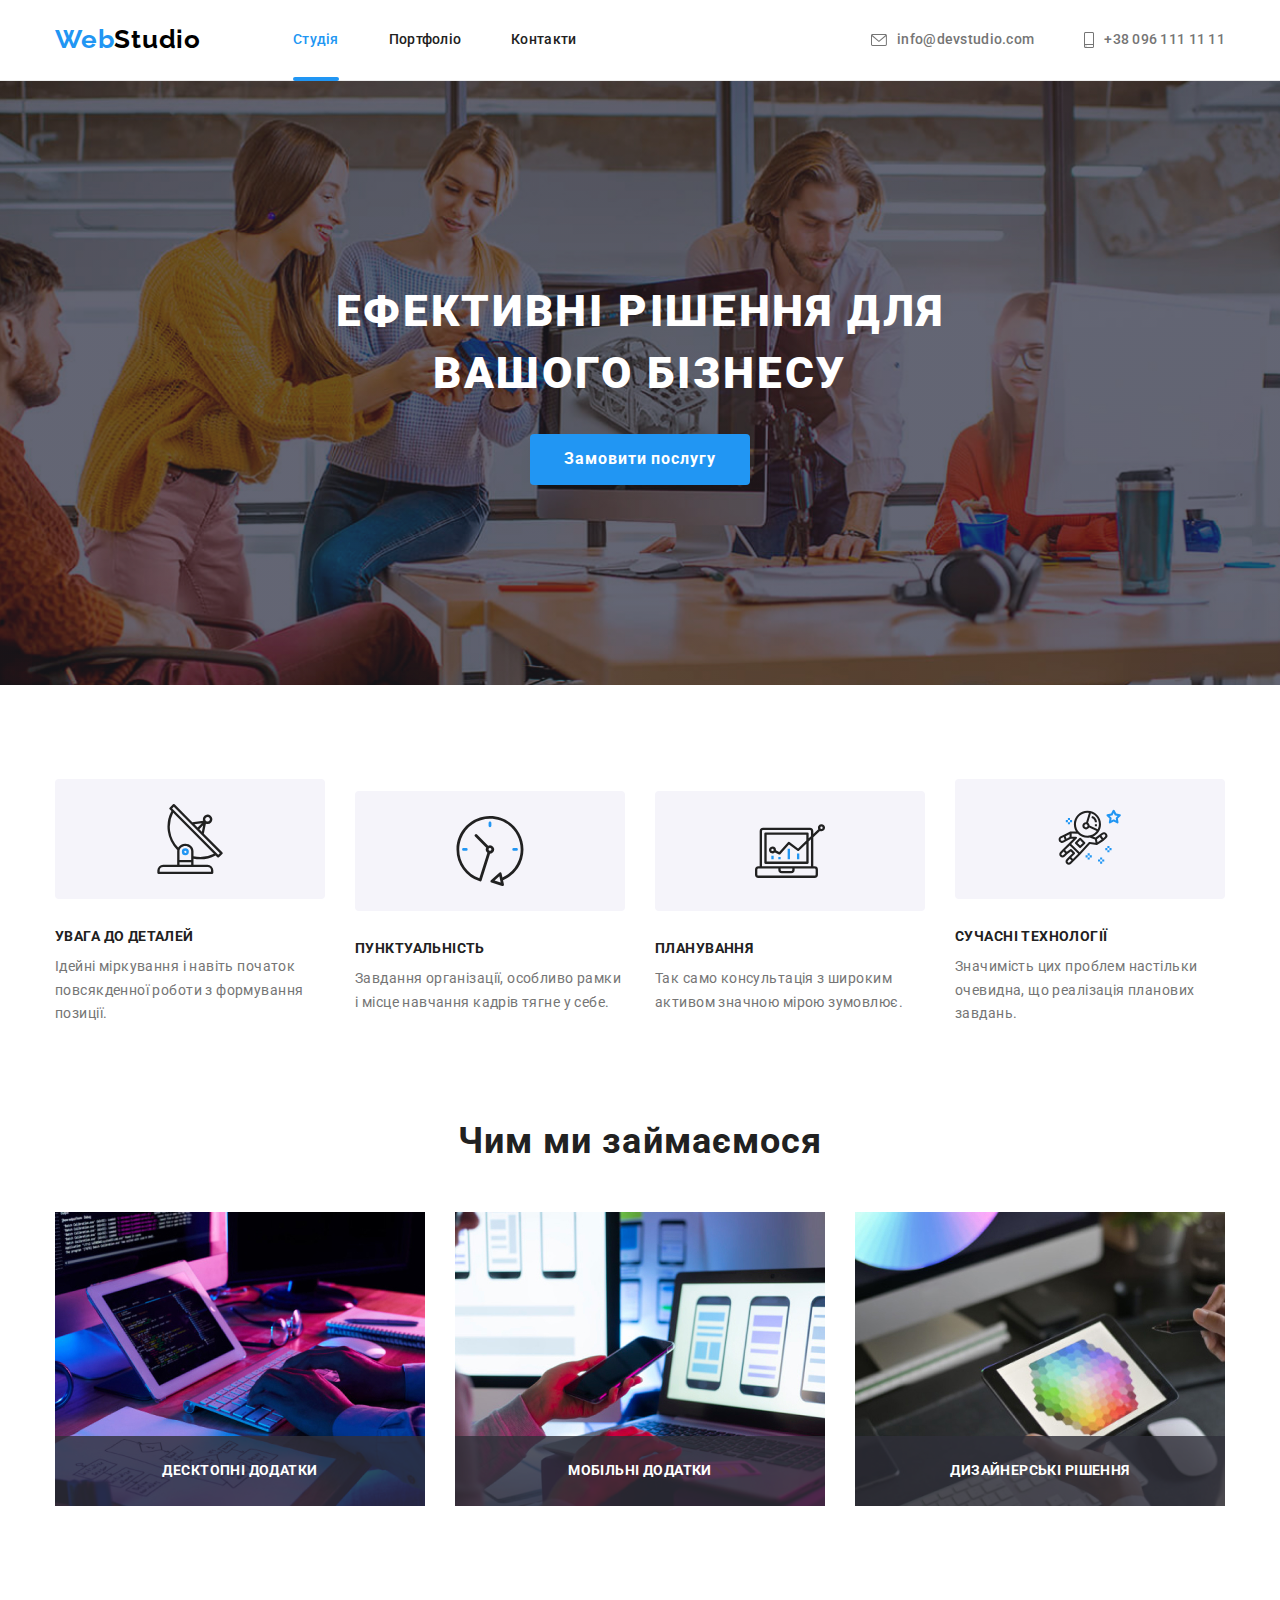
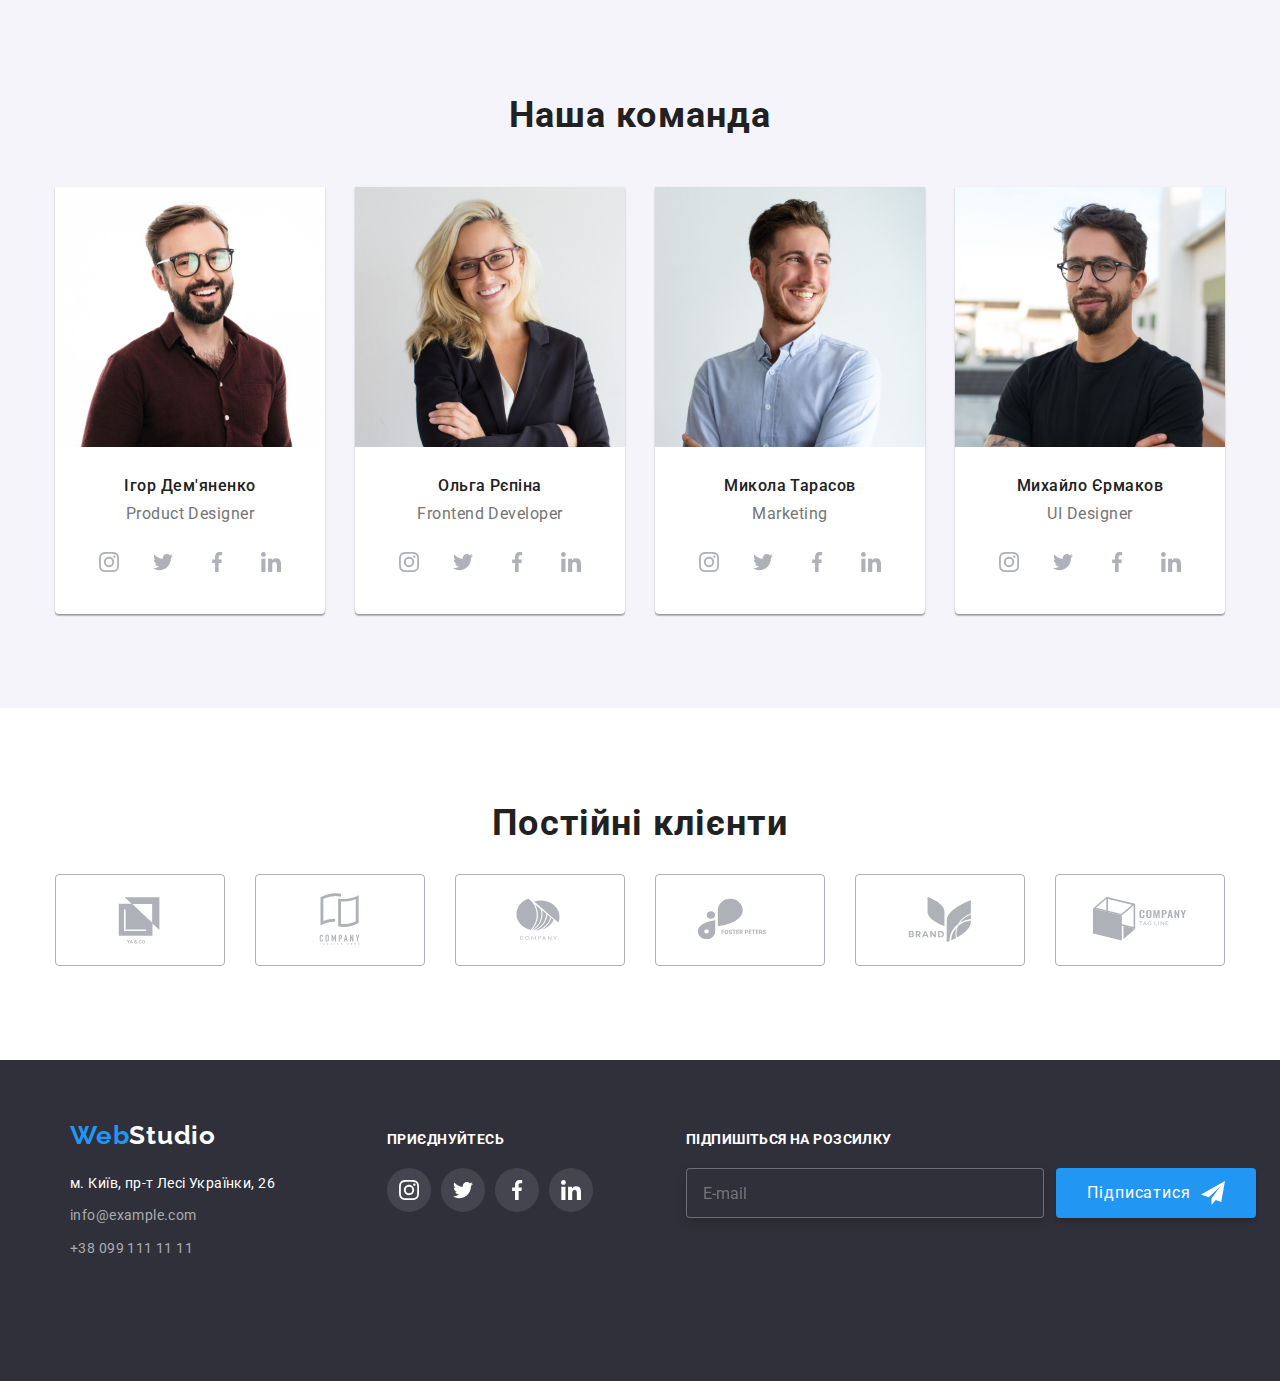
<file: index.html>
<!DOCTYPE html>
<html lang="uk">
<head>
    <meta charset="UTF-8">
    <meta http-equiv="X-UA-Compatible" content="IE=edge">
    <meta name="viewport" content="width=device-width, initial-scale=1.0">
    <title>Web Studio</title>
    <!--Normalize s-->
    <link rel="stylesheet" href="https://cdn.jsdelivr.net/npm/modern-normalize@1.1.0/modern-normalize.min.css">
    <!--Normalize e-->
    <link rel="preconnect" href="https://fonts.googleapis.com">
    <link rel="preconnect" href="https://fonts.gstatic.com" crossorigin>
    <link href="https://fonts.googleapis.com/css2?family=Montserrat:wght@400;700&family=Raleway:wght@700&family=Roboto:wght@400;500;700;900&display=swap"
        rel="stylesheet">
    <link rel="stylesheet" href="./css/main.min.css">
    <!-- <link rel="stylesheet" href="./styles.css"/> -->
</head>

<!-- D O B R I Y   D E N' -->

<body>

<!-- H E A D E R -->

  <header class="header">
    <div class="header__container container">
      
      <nav class="header__nav">
         <a href="#" class="header__logo"><span class="header__logo-web">Web</span><span class="header__logo-studio">Studio</span></a>
        <button class="header__menu-btn" type="button" data-menu-open>
          <svg width="40" height="40">
            <use href="./icons/icons.svg#burger-menu"></use>
          </svg>
        </button>
         <ul class="header__list list">
            <li><a href="#" class="header__site-nav header__name-studio">Студія</a></li>
            <li><a href="./portfolio.html" class="header__site-nav">Портфоліо</a></li>
            <li><a href="#" class="header__site-nav">Контакти</a></li>
         </ul>
      </nav> 

     <!-- КОНТАКТИ  -->

      <ul class="header__contacts-list list">
          <li class="header__site">
            <a class="header__contacts link" href="info@devstudio.com">
              <svg class="header__contacts-icon" width="16" height="12">
                <use href="./icons/icons.svg#envelope"></use>
              </svg>info@devstudio.com</a></li>
          <li>
            <a class="header__contacts link" href="tell:+380961111111">
            <svg class="header__contacts-icon" width="10" height="16">
              <use href="./icons/icons.svg#smartphone"></use>
            </svg>+38 096 111 11 11</a></li>
          </ul>

    </div>

  </header>
  <main>

<!-- H E R O -->

     <section class="hero">
        <div class="hero__container container">
         <h1 class="hero__title">Ефективні рішення для вашого бізнесу</h1>
         <button class="hero__button" type="button" data-modal-open>Замовити послугу</button>
        </div>
     </section>

<!-- A B O U T -->

     <section class="about">
        <div class="about__container container">
         <ul class="about__list list">
            <li class="about__card-set">
              <div class="about__icon">
                <svg width="70" height="70">
                  <use href="./icons/icons.svg#antenna"></use>
                </svg>
              </div>
              <h3 class="about__title">Увага до деталей</h3>
              <p class="about__description">Ідейні міркування і навіть початок повсякденної роботи з формування позиції.</p>
            </li>
            <li class="about__card-set">
              <div class="about__icon">
                <svg width="70" height="70">
                  <use href="./icons/icons.svg#clock"></use>
                </svg>
              </div>
              <h3 class="about__title">Пунктуальність</h3>
              <p class="about__description">Завдання організації, особливо рамки і місце навчання кадрів тягне у себе.</p>
            </li>
            <li class="about__card-set">
              <div class="about__icon">
                <svg width="70" height="70">
                  <use href="./icons/icons.svg#diagram"></use>
                </svg>
              </div>
             <h3 class="about__title">Планування</h3>
             <p class="about__description">Так само консультація з широким активом значною мірою зумовлює.</p>
            </li>
            <li class="about__card-set">
              <div class="about__icon">
                <svg width="70" height="70">
                  <use href="./icons/icons.svg#astronaut"></use>
                </svg>
              </div>
             <h3 class="about__title">Сучасні технології</h3>
             <p class="about__description">Значимість цих проблем настільки очевидна, що реалізація планових завдань.</p>
            </li>
         </ul>
        </div>
     </section>

<!-- W O R K S -->

     <section class="works section">
        <div class="works__container container">
         <h2 class="works__title">Чим ми займаємося</h2>
         <ul class="works__list list">
             <li class="works__image"><img src="./images/box1.jpg" alt="Десктопні додатки" width="370">
              <p class="works__description">Десктопні додатки</p>
            </li>
             <li class="works__image"><img src="./images/box2.jpg" alt="Мобільні додатки" width="370">
              <p class="works__description">Мобільні додатки</p>
            </li>
             <li class="works__image"><img src="./images/box3.jpg" alt="Дизайнерські рішення" width="370">
              <p class="works__description">Дизайнерські рішення</p>
            </li>
         </ul>
        </div>
     </section>

<!-- T E A M  -->

     <section class="team section">
        <div class="team__container container">
          <h2 class="team__title">Наша команда</h2>
          <ul class="team__list list">
             <li class="team__card">
              <!-- дескриптор х  -->
              <!-- desctop 1200 -->
              <picture>
                <source media="(min-width: 1200px)" 
                srcset="./images\team\img1@1x_lg.jpg 1x, images\team\img1@2x_lg.jpg 2x" 
                type="image/jpg" width="270px"/>
               <!-- tablet 768 -->
                <source media="(min-width: 768px)" 
                srcset="./images\team\img1@1x_md.jpg 1x, images\team\img1@2x_md.jpg 2x" 
                type="image/jpg" width="354px"/>
               <!-- mobile 480 -->
              <source media="(max-width: 767px)" 
               srcset="./images\team\img1@1x_sm.jpg 1x, images\team\img1@2x_sm.jpg 2x"
                type="image/jpg" width="450px"/>
              <img src="./images/img1.jpg" alt="Игорь Демьяненко" width="450">
              </picture>  
                    <div class="team__about">
                      <h3 class="team__name">Ігор Дем'яненко</h3>
                      <p class="team__position">Product Designer</p>
                      <ul class="team__socials list">
                        <li>
                          <a class="team__links link" href="#" target="_blank" rel="noopener noreferrer" aria-label="Іконка Instagram">
                            <svg class="team__icons" width="20" height="20">
                              <use href="./icons/icons.svg#instagram"></use>
                            </svg>
                          </a>
                        </li>
                        <li>
                          <a class="team__links link" href="#" target="_blank" rel="noopener noreferrer" aria-label="Іконка Twitter">
                            <svg class="team__icons" width="20" height="20">
                              <use href="./icons/icons.svg#twitter"></use>
                            </svg>
                          </a>
                        </li>
                        <li>
                          <a class="team__links link" href="#" target="_blank" rel="noopener noreferrer" aria-label="Іконка Facebook">
                            <svg class="team__icons" width="20" height="20">
                              <use href="./icons/icons.svg#facebook"></use>
                            </svg>
                          </a>
                        </li>
                        <li>
                          <a class="team__links link" href="#" target="_blank" rel="noopener noreferrer" aria-label="Іконка Linkedin">
                            <svg class="team__icons" width="20" height="20">
                              <use href="./icons/icons.svg#linkedin"></use>
                            </svg>
                          </a>
                        </li>
                      </ul>
                    </div>
             </li>
             <li class="team__card">

              <!-- дескриптор х  -->
              <!-- desctop 1200 -->
              <picture>
                <source media="(min-width: 1200px)" srcset="./images\team\img2@1x_lg.jpg 1x, images\team\img2@2x_lg.jpg 2x"
                  type="image/jpg" width="270px"/>
                <!-- tablet 768 -->
                <source media="(min-width: 768px)" srcset="./images\team\img2@1x_md.jpg 1x, images\team\img2@2x_md.jpg 2x"
                  type="image/jpg" width="354px"/>
                <!-- mobile 480 -->
                <source media="(max-width: 767px)" srcset="./images\team\img2@1x_sm.jpg 1x, images\team\img2@2x_sm.jpg 2x"
                  type="image/jpg" width="450px"/>
                <img src="./images/img2.jpg" alt="Ольга Рєпіна" width="450">
              </picture>
                    <div class="team__about">
                      <h3 class="team__name">Ольга Рєпіна</h3>
                      <p class="team__position">Frontend Developer</p>
                      <ul class="team__socials list">
                        <li>
                          <a class="team__links link" href="#" target="_blank" rel="noopener noreferrer" aria-label="Іконка Instagram">
                            <svg class="team__icons" width="20" height="20">
                              <use href="./icons/icons.svg#instagram"></use>
                            </svg>
                          </a>
                        </li>
                        <li>
                          <a class="team__links link" href="#" target="_blank" rel="noopener noreferrer" aria-label="Іконка Twitter">
                            <svg class="team__icons" width="20" height="20">
                              <use href="./icons/icons.svg#twitter"></use>
                            </svg>
                          </a>
                        </li>
                        <li>
                          <a class="team__links link" href="#" target="_blank" rel="noopener noreferrer" aria-label="Іконка Facebook">
                            <svg class="team__icons" width="20" height="20">
                              <use href="./icons/icons.svg#facebook"></use>
                            </svg>
                          </a>
                        </li>
                        <li>
                          <a class="team__links link" href="#" target="_blank" rel="noopener noreferrer" aria-label="Іконка Linkedin">
                            <svg class="team__icons" width="20" height="20">
                              <use href="./icons/icons.svg#linkedin"></use>
                            </svg>
                          </a>
                        </li>
                      </ul>
                    </div>
             </li>
             <li class="team__card">
              <!-- дескриптор х  -->
              <!-- desctop 1200 -->
              <picture>
                <source media="(min-width: 1200px)" srcset="./images\team\img3@1x_lg.jpg 1x, images\team\img3@2x_lg.jpg 2x"
                  type="image/jpg" width="270px"/>
                <!-- tablet 768 -->
                <source media="(min-width: 768px)" srcset="./images\team\img3@1x_md.jpg 1x, images\team\img3@2x_md.jpg 2x"
                  type="image/jpg" width="354px"/>
                <!-- mobile 480 -->
                <source media="(max-width: 767px)" srcset="./images\team\img3@1x_sm.jpg 1x, images\team\img3@2x_sm.jpg 2x"
                  type="image/jpg" width="450px"/>
                <img src="./images/img3.jpg" alt="Николай Тарасов" width="450">
              </picture>
                    <div class="team__about">
                      <h3 class="team__name">Микола Тарасов</h3>
                      <p class="team__position">Marketing</p>
                    <ul class="team__socials list">
                      <li>
                        <a class="team__links link" href="#" target="_blank" rel="noopener noreferrer" aria-label="Іконка Instagram">
                          <svg class="team__icons" width="20" height="20">
                            <use href="./icons/icons.svg#instagram"></use>
                          </svg>
                        </a>
                      </li>
                      <li>
                        <a class="team__links link" href="#" target="_blank" rel="noopener noreferrer" aria-label="Іконка Twitter">
                          <svg class="team__icons" width="20" height="20">
                            <use href="./icons/icons.svg#twitter"></use>
                          </svg>
                        </a>
                      </li>
                      <li>
                        <a class="team__links link" href="#" target="_blank" rel="noopener noreferrer" aria-label="Іконка Facebook">
                          <svg class="team__icons" width="20" height="20">
                            <use href="./icons/icons.svg#facebook"></use>
                          </svg>
                        </a>
                      </li>
                      <li>
                        <a class="team__links link" href="#" target="_blank" rel="noopener noreferrer" aria-label="Іконка Linkedin">
                          <svg class="team__icons" width="20" height="20">
                            <use href="./icons/icons.svg#linkedin"></use>
                          </svg>
                        </a>
                      </li>
                    </ul>
                    </div>
             </li>
             <li class="team__card">
              <!-- дескриптор х  -->
              <!-- desctop 1200 -->
              <picture>
                <source media="(min-width: 1200px)" srcset="./images\team\img4@1x_lg.jpg 1x, images\team\img4@2x_lg.jpg 2x"
                  type="image/jpg" width="270px"/>
                <!-- tablet 768 -->
                <source media="(min-width: 768px)" srcset="./images\team\img4@1x_md.jpg 1x, images\team\img4@2x_md.jpg 2x"
                  type="image/jpg" width="354px"/>
                <!-- mobile 480 -->
                <source media="(max-width: 767px)" srcset="./images\team\img4@1x_sm.jpg 1x, images\team\img4@2x_sm.jpg 2x"
                  type="image/jpg" width="450px"/>
                <img src="./images/img4.jpg" alt="Михаил Ермаков" width="450">
              </picture>
                
                    <div class="team__about">
                        <h3 class="team__name">Михайло Єрмаков</h3>
                        <p class="team__position">UI Designer</p>
                        <ul class="team__socials list">
                          <li>
                            <a class="team__links link" href="#" target="_blank" rel="noopener noreferrer" aria-label="Іконка Instagram">
                              <svg class="team__icons" width="20" height="20">
                                <use href="./icons/icons.svg#instagram"></use>
                              </svg>
                            </a>
                          </li>
                          <li>
                            <a class="team__links link" href="#" target="_blank" rel="noopener noreferrer" aria-label="Іконка Twitter">
                              <svg class="team__icons" width="20" height="20">
                                <use href="./icons/icons.svg#twitter"></use>
                              </svg>
                            </a>
                          </li>
                          <li>
                            <a class="team__links link" href="#" target="_blank" rel="noopener noreferrer" aria-label="Іконка Facebook">
                              <svg class="team__icons" width="20" height="20">
                                <use href="./icons/icons.svg#facebook"></use>
                              </svg>
                            </a>
                          </li>
                          <li>
                            <a class="team__links link" href="#" target="_blank" rel="noopener noreferrer" aria-label="Іконка Linkedin">
                              <svg class="team__icons" width="20" height="20">
                                <use href="./icons/icons.svg#linkedin"></use>
                              </svg>
                            </a>
                          </li>
                        </ul>
                    </div>
             </li>
         </ul>
        </div>
     </section>

<!-- C L I E N T S -->

     <section class="clients section">
      <div class="clients__container container">
        <h2 class="clients__title">Постійні клієнти</h2>
        <ul class="clients__list">
         <li class="clients__icon">
               <a class="clients__link link" href="#" target="_blank" rel="noopener noreferrer" aria-label="Іконка">
                <svg class="clients__emblem" width="106" height="60">
                  <use href="./icons/icons.svg#logo-1"></use>
                </svg></a>
          </li>
          <li class="clients__icon">
                  <a class="clients__link link" href="#" target="_blank" rel="noopener noreferrer" aria-label="Іконка">
                    <svg class="clients__emblem" width="106" height="60">
                      <use href="./icons/icons.svg#logo-2"></use>
                    </svg></a>
          </li>
          <li class="clients__icon">
              <a class="clients__link link" href="#" target="_blank" rel="noopener noreferrer" aria-label="Іконка">
                <svg class="clients__emblem" width="106" height="60">
                  <use href="./icons/icons.svg#logo-3"></use>
                </svg></a>
          </li>
          <li class="clients__icon">
              <a class="clients__link link" href="#" target="_blank" rel="noopener noreferrer" aria-label="Іконка">
                <svg class="clients__emblem" width="106" height="60">
                  <use href="./icons/icons.svg#logo-4"></use>
                </svg></a>
          </li>
          <li class="clients__icon">
              <a class="clients__link link" href="#" target="_blank" rel="noopener noreferrer" aria-label="Іконка">
                <svg class="clients__emblem" width="106" height="60">
                  <use href="./icons/icons.svg#logo-5"></use>
                </svg></a>
          </li>
          <li class="clients__icon">
              <a class="clients__link link" href="#" target="_blank" rel="noopener noreferrer" aria-label="Іконка">
                <svg class="clients__emblem" width="106" height="60">
                  <use href="./icons/icons.svg#logo-6"></use>
                </svg></a>
          </li>
        </ul>
      </div>
     </section>
  </main>

<!-- F O O T E R -->

  <footer class="footer">
    <div class="footer__container container">

      
        <div class="footer__contacts-block">
        <a href="#" class="footer__logo"><span class="footer__logo-web">Web</span><span
            class="footer__logo-studio">Studio</span></a>
        <address>
          <ul class="list">
            <li class="footer__adress"><a class="footer__adress-link" href="#">м. Київ, пр-т Лесі Українки, 26</a></li>
            <li class="footer__adress"><a class="footer__contacts-link" href="info@example.com">info@example.com</a></li>
            <li><a class="footer__contacts-link" href="tell:+380991111111">+38 099 111 11 11</a></li>
          </ul>
        </address>
      </div>
  
  
  
  
      <div class="footer__socials">
        <h3 class="footer__join-title">Приєднуйтесь</h3>
        <ul class="footer__socials-list">
          <li>
            <a class="footer__socials-link link" href="#" target="_blank" rel="noopener noreferrer"
              aria-label="Іконка Instagram">
              <svg class="footer__socials-icon" width="20" height="20">
                <use href="./icons/icons.svg#instagram"></use>
              </svg>
            </a>
          </li>
          <li>
            <a class="footer__socials-link link" href="#" target="_blank" rel="noopener noreferrer"
              aria-label="Іконка Twitter">
              <svg class="footer__socials-icon" width="20" height="20">
                <use href="./icons/icons.svg#twitter"></use>
              </svg>
            </a>
          </li>
          <li>
            <a class="footer__socials-link link" href="#" target="_blank" rel="noopener noreferrer"
              aria-label="Іконка Facebook">
              <svg class="footer__socials-icon" width="20" height="20">
                <use href="./icons/icons.svg#facebook"></use>
              </svg>
            </a>
          </li>
          <li>
            <a class="footer__socials-link link" href="#" target="_blank" rel="noopener noreferrer"
              aria-label="Іконка Linkedin">
              <svg class="footer__socials-icon" width="20" height="20">
                <use href="./icons/icons.svg#linkedin"></use>
              </svg>
            </a>
          </li>
        </ul>
    
      </div>
      
      
      <div class="form-footer">
        <p class="form-footer__title">Підпишіться на розсилку</p>
        <form class="form-footer__group">
          <label for="">
            <input type="email" class="form-footer__input" placeholder="E-mail">
          </label>
          <button type="submit" class="form-footer__btn">Підписатися
            <svg width="24" height="24">
              <use href="./icons/icons.svg#form-send"></use>
            </svg>
          </button>
        </form>
      </div>

    </div>
  </footer>

<!-- M O D A L -->

<div class="backdrop is-hidden" data-modal>
  <div class="modal">
    <button class="modal-btn" type="button" data-modal-close="">
     <svg class="modal-btn-icon" width="20" height="20">
        <use class="modal-btn-close" href="./icons/icons.svg#icon-close"></use>
     </svg>
    </button>

    <!-- F O R M  -->

    <form class="modal-form">
      <strong class="modal-form__title">Залиште свої дані, ми вам передзвонимо</strong>

      <div class="modal-form__group">
        <label class="modal-form__label" for="user-name">Ім'я</label>
        <input type="text" class="modal-form__input" id="user-name" name="user-name" required>
        <svg class="modal-form__icon" width="12" height="12">
          <use href="./icons/icons.svg#form-name"></use>
        </svg>
      </div>
      
      <div class="modal-form__group">
        <label class="modal-form__label" for="user-phone">Телефон</label>
        <input type="tel" class="modal-form__input" id="user-phone" name="user-phone" maxlength="12" required>
        <svg class="modal-form__icon" width="13" height="13">
          <use href="./icons/icons.svg#form-phone"></use>
        </svg>
      </div>
     
      <div class="modal-form__group">
        <label class="modal-form__label" for="user-mail">Пошта</label>
        <input type="email" class="modal-form__input" id="user-mail" name="user-mail" required>
        <svg class="modal-form__icon" width="15" height="12">
          <use href="./icons/icons.svg#form-mail"></use>
        </svg>
      </div>
      
      <div class="modal-form__group-textarea">
        <label class="modal-form__label" for="user-comment">Коментар</label>
        <textarea class="modal-form__textarea" name="user-comment" id="user-comment" cols="30" rows="5" placeholder="Введіть текст"></textarea>
      </div>
      
      

      <label class="modal-form__agreement">
        <input class="modal-form__checkbox visually-hidden" type="checkbox" name="agreement">
        <svg class="modal-form__register-icon" width="16" height="15">
          <use class="modal-form__register-icon-uncheck" href="./icons/icons.svg#form-frame"></use>
          <use class="modal-form__register-icon-check" href="./icons/icons.svg#icon-check"></use>
        </svg>
        <span class="modal-form__checkbox-text">Погоджуюся з розсилкою та приймаю <a class="modal-form__terms" href="#">Умови договору</a></span>
      </label>
      
      
      <div class="modal-form__button-block">
        <button type="submit" class="modal-form__btn">Відправити</button>
      </div>
    </form>
  </div>
</div>

<!-- M O B I L E   M E N U  -->

<div class="menu-overlay" data-menu>
  <div class="menu-container">
    <button class="menu-btn-close" type="button" data-menu-close>
      <svg class="menu-close-icon" width="40" height="40">
        <use href="./icons/icons.svg#menu-close"></use>
      </svg>
    </button>
    <ul class="mobile-list list">
      <li class="mobile-nav-item"><a href="#" class="mobile-nav-link">Студія</a></li>
      <li class="mobile-nav-item"><a href="./portfolio.html" class="mobile-nav-link">Портфоліо</a></li>
      <li class="mobile-nav-item"><a href="#" class="mobile-nav-link">Контакти</a></li>
    </ul>
    <ul class="mobile-list-phone list">
      <li class="mobile-nav-item"><a href="#" class="mobile-nav-phone">+380961111111</a></li>
      <li class="mobile-nav-item"><a href="#" class="mobile-nav-mail">info.devstudio.com</a></li>
    </ul>
    <ul class="mobile-socials list">
      <li class="mobile-socials-item">
       <a href="#" class="mobile-socials-link">Instagram</a></li>
      <li class="mobile-socials-item">
        <a href="#" class="mobile-socials-link">Twitter</a></li>
      <li class="mobile-socials-item">
        <a href="#" class="mobile-socials-link">Facebook</a></li>
      <li class="mobile-socials-item">
        <a href="#" class="mobile-socials-link">LinkedIn</a></li>
    </ul>
  </div>
</div>


  <script src="./js/modal.js"></script>
  <script src="./js/menu.js"></script>

  </body>
  
  </html>
</file>
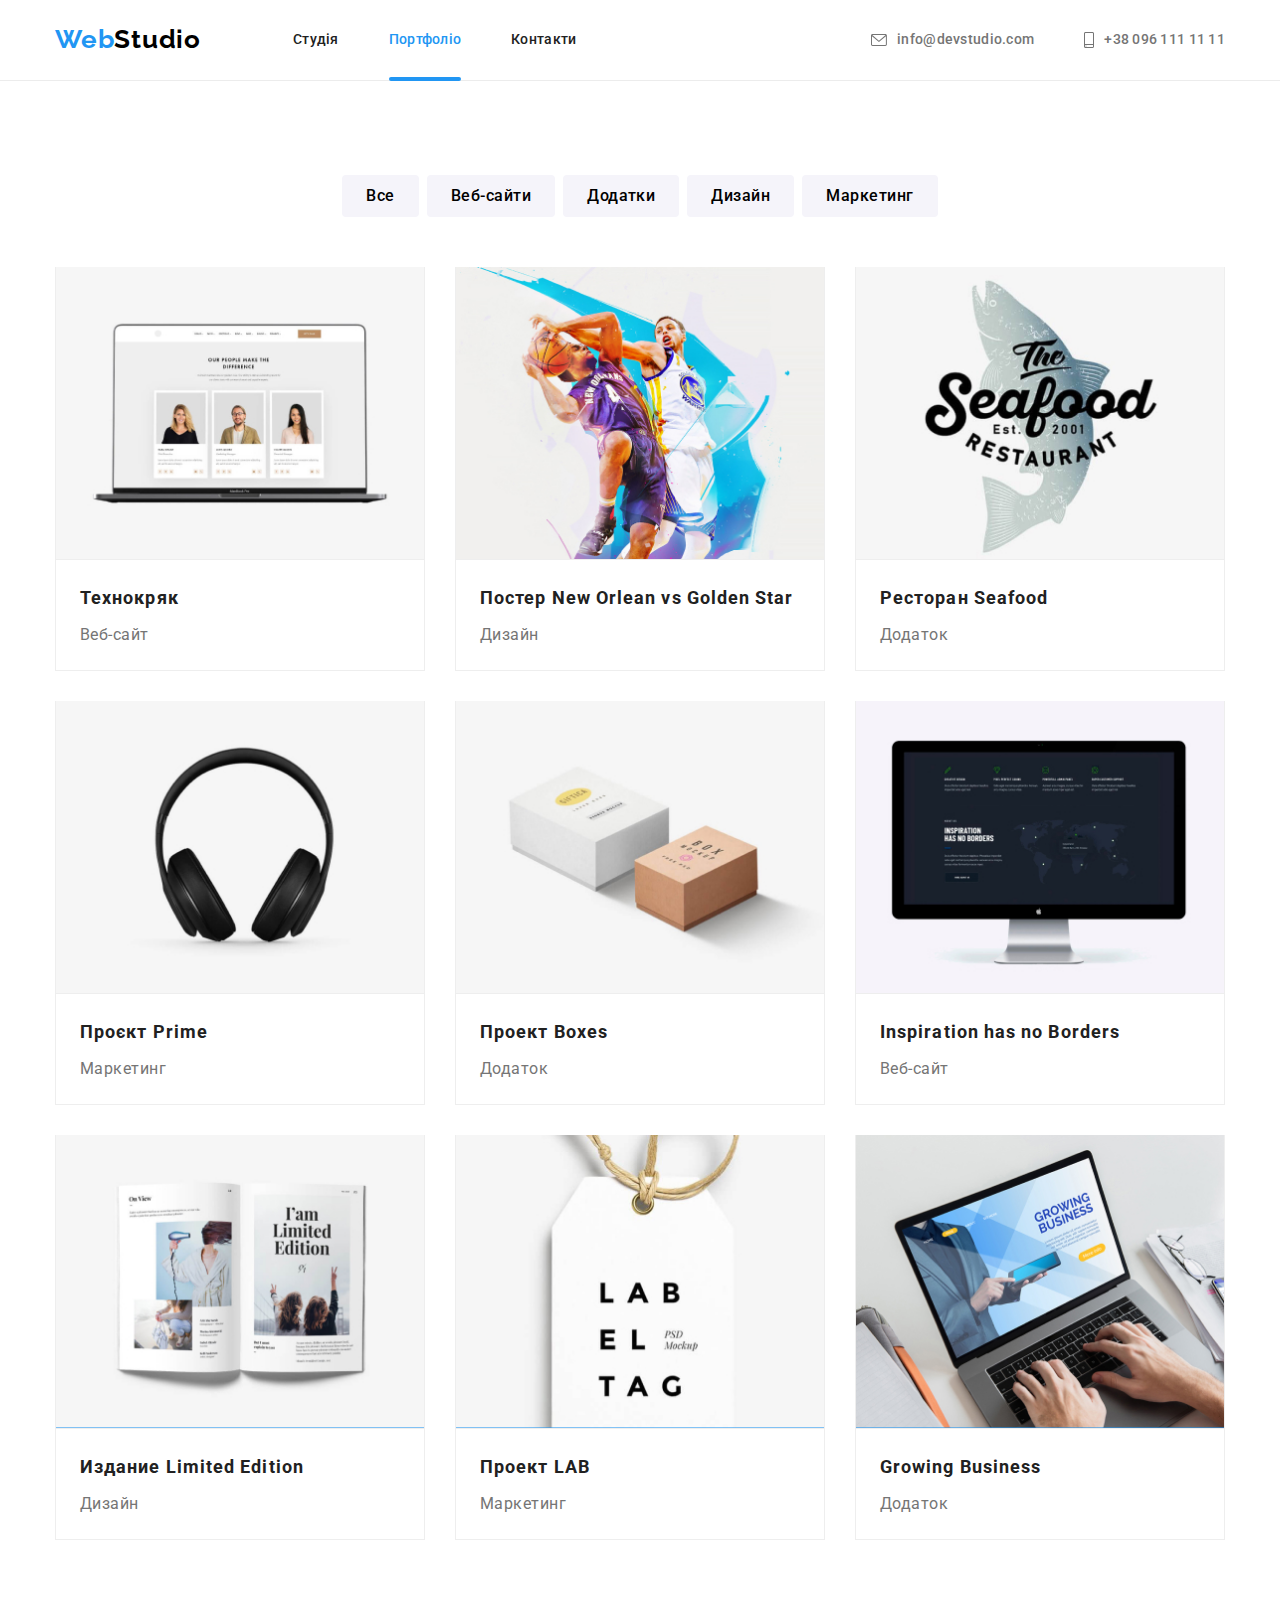
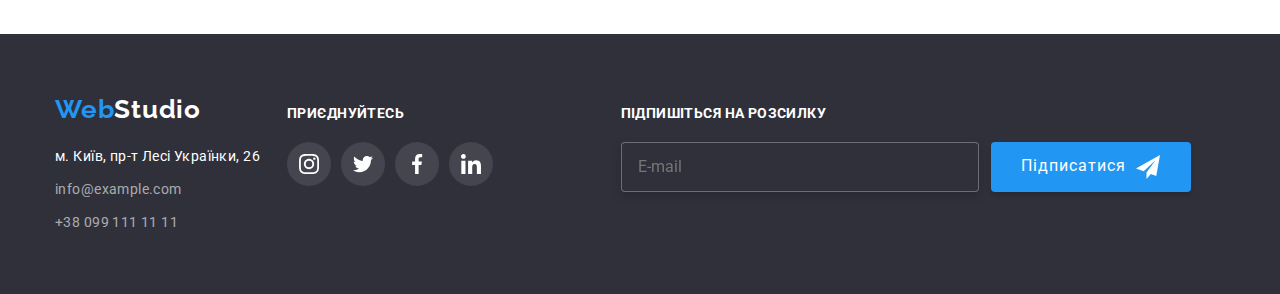
<file: portfolio.html>
<!DOCTYPE html>
<html lang="en">
<head>
    <meta charset="UTF-8">
    <meta http-equiv="X-UA-Compatible" content="IE=edge">
    <meta name="viewport" content="width=device-width, initial-scale=1.0">
    <title>Портфоліо</title>
    <!--Normalize s-->
    <link rel="stylesheet" href="https://cdn.jsdelivr.net/npm/modern-normalize@1.1.0/modern-normalize.min.css">
    <!--Normalize e-->
    <link rel="preconnect" href="https://fonts.googleapis.com">
    <link rel="preconnect" href="https://fonts.gstatic.com" crossorigin>
    <link
        href="https://fonts.googleapis.com/css2?family=Montserrat:wght@400;700&family=Raleway:wght@700&family=Roboto:wght@400;500;700;900&display=swap"
        rel="stylesheet">
    <link rel="stylesheet" href="./css/main.min.css">
    <!-- <link rel="stylesheet" href="./styles.css"/> -->
</head>

<!-- D O B R I Y   D E N' -->

<body>

<!-- H E A D E R -->

<header class="header">
    <div class="header__container container">
        <nav class="header__nav">
            <a href="#" class="header__logo"><span class="header__logo-web">Web</span><span
                    class="header__logo-studio">Studio</span></a>
            <ul class="header__list list">
                <li><a href="./index.html" class="header__site-nav">Студія</a></li>
                <li><a href="#" class="header__site-nav header__name-studio">Портфоліо</a></li>
                <li><a href="#" class="header__site-nav">Контакти</a></li>
            </ul>
        </nav>
        <!-- КОНТАКТИ  -->
        <ul class="header__contacts-list list">
            <li class="header__site">
                <a class="header__contacts link" href="info@devstudio.com">
                    <svg class="header__contacts-icon" width="16" height="12">
                        <use href="./icons/icons.svg#envelope"></use>
                    </svg>info@devstudio.com</a>
            </li>
            <li>
                <a class="header__contacts link" href="tell:+380961111111">
                    <svg class="header__contacts-icon" width="10" height="16">
                        <use href="./icons/icons.svg#smartphone"></use>
                    </svg>+38 096 111 11 11</a>
            </li>
        </ul>

    </div>

</header>
    <main>
        <section class="portfolio-buttons section">
            <div class="portfolio-buttons__container container">
             <ul class="portfolio-buttons__list list">
                 <li><button type="button" class="portfolio-buttons__button">Все</button></li>
                 <li><button type="button" class="portfolio-buttons__button">Веб-сайти</button></li>
                 <li><button type="button" class="portfolio-buttons__button">Додатки</button></li>
                 <li><button type="button" class="portfolio-buttons__button">Дизайн</button></li>
                 <li><button type="button" class="portfolio-buttons__button">Маркетинг</button></li>
             </ul>
    
              <ul class="portfolio-cards list">
                 <li class="portfolio-cards__list">
                    <a href="#" class="portfolio-cards__shadow link">
                         <div class="portfolio-cards__photo portfolio-cards__wrapper">
                                <img src="./images/img-tehno.jpg" alt="laptop" width="370">
                           
                               <div class="portfolio-cards__overlay">
                                  <p class="portfolio-cards__overlay-text">Ресурс пропонує комплексні пропозиції з різним рівнем функціоналу та сервісів. Все це
                                    дозволить відвідувачу отримати вичерпні відомості про компанію чи приватну особу.</p>
                               </div>
                         </div>
                        
                            <div class="portfolio-cards__paragraph portfolio-cards__wrapper">
                                <h2 class="portfolio-cards__project-title">Технокряк</h2>
                                <p class="portfolio-cards__project-description">Веб-сайт</p>
                            </div>
                        </a>
                 </li>
 
 
                 <li class="portfolio-cards__list">
                     <a href="#" class="portfolio-cards__shadow link">
                        <div class="portfolio-cards__photo portfolio-cards__wrapper">
                            <img src="./images/img-orlean.jpg" alt="Постер New Orlean vs Golden Star" width="370">
                                <div class="portfolio-cards__overlay">
                                 <p class="portfolio-cards__overlay-text">Ресурс пропонує комплексні пропозиції з різним рівнем функціоналу та сервісів. Все це  дозволить відвідувачу отримати вичерпні відомості про компанію чи приватну особу.</p>
                               </div>
                        </div>
                     
                     <div class="portfolio-cards__paragraph portfolio-cards__wrapper"><h2 class="portfolio-cards__project-title">Постер New Orlean vs Golden Star</h2>
                     <p class="portfolio-cards__project-description">Дизайн</p></div>
                     </a>
                  </li>
                  

                 <li class="portfolio-cards__list">
                     <a href="#" class="portfolio-cards__shadow link">
                        <div class="portfolio-cards__photo portfolio-cards__wrapper">
                            <img src="./images/img-seafood.jpg" alt="Seafood" width="370">
                            <div class="portfolio-cards__overlay">
                                <p class="portfolio-cards__overlay-text">Ресурс пропонує комплексні пропозиції з різним рівнем функціоналу та сервісів. Все це
                                    дозволить відвідувачу отримати вичерпні відомості про компанію чи приватну особу.</p>
                            </div>
                        </div>
                     
                     <div class="portfolio-cards__paragraph portfolio-cards__wrapper"><h2 class="portfolio-cards__project-title">Ресторан Seafood</h2>
                     <p class="portfolio-cards__project-description">Додаток</p></div>
                     </a>
                 </li>

                 <li class="portfolio-cards__list">
                     <a href="#" class="portfolio-cards__shadow link">
                        <div class="portfolio-cards__photo portfolio-cards__wrapper">
                            <img src="./images/img-prime.jpg" alt="headphone" width="370">
                            <div class="portfolio-cards__overlay">
                                <p class="portfolio-cards__overlay-text">Ресурс пропонує комплексні пропозиції з різним рівнем функціоналу та сервісів. Все це
                                    дозволить відвідувачу отримати вичерпні відомості про компанію чи приватну особу.</p>
                            </div>
                        </div>
                     <div class="portfolio-cards__paragraph portfolio-cards__wrapper"><h2 class="portfolio-cards__project-title">Проєкт Prime</h2>
                     <p class="portfolio-cards__project-description">Маркетинг</p></div>
                     </a>
                 </li>

                 <li class="portfolio-cards__list">
                     <a href="#" class="portfolio-cards__shadow link">
                        <div class="portfolio-cards__photo portfolio-cards__wrapper">
                            <img src="./images/img-boxes.jpg" alt="Boxes" width="370">
                            <div class="portfolio-cards__overlay">
                                <p class="portfolio-cards__overlay-text">Ресурс пропонує комплексні пропозиції з різним рівнем функціоналу та сервісів. Все це
                                    дозволить відвідувачу отримати вичерпні відомості про компанію чи приватну особу.</p>
                            </div>
                        </div>
                     
                     <div class="portfolio-cards__paragraph portfolio-cards__wrapper"><h2 class="portfolio-cards__project-title">Проект Boxes</h2>
                     <p class="portfolio-cards__project-description">Додаток</p></div>
                     </a>
                 </li>


                 <li class="portfolio-cards__list">
                     <a href="#" class="portfolio-cards__shadow link">
                        <div class="portfolio-cards__photo portfolio-cards__wrapper">
                            <img src="./images/img-inspiration.jpg" alt="monitor" width="370">
                            <div class="portfolio-cards__overlay">
                                <p class="portfolio-cards__overlay-text">Ресурс пропонує комплексні пропозиції з різним рівнем функціоналу та сервісів. Все це
                                    дозволить відвідувачу отримати вичерпні відомості про компанію чи приватну особу.</p>
                            </div>
                        </div>
                     
                     <div class="portfolio-cards__paragraph portfolio-cards__wrapper"><h2 class="portfolio-cards__project-title">Inspiration has no Borders</h2>
                     <p class="portfolio-cards__project-description">Веб-сайт</p></div>
                     </a>
                 </li>


                 <li class="portfolio-cards__list">
                     <a href="#" class="portfolio-cards__shadow link">
                        <div class="portfolio-cards__photo portfolio-cards__wrapper">
                            <img src="./images/img-limited.jpg" alt="magazine" width="370">
                            <div class="portfolio-cards__overlay">
                                <p class="portfolio-cards__overlay-text">Ресурс пропонує комплексні пропозиції з різним рівнем функціоналу та сервісів. Все це
                                    дозволить відвідувачу отримати вичерпні відомості про компанію чи приватну особу.</p>
                            </div>
                        </div>
                     
                     <div class="portfolio-cards__paragraph portfolio-cards__wrapper"><h2 class="portfolio-cards__project-title">Издание Limited Edition</h2>
                    <p class="portfolio-cards__project-description">Дизайн</p></div>
                     </a>
                  </li>


                  <li class="portfolio-cards__list">
                     <a href="#" class="portfolio-cards__shadow link">
                        <div class="portfolio-cards__photo portfolio-cards__wrapper">
                            <img src="./images/img-lab.jpg" alt="emblem" width="370">
                            <div class="portfolio-cards__overlay">
                                <p class="portfolio-cards__overlay-text">Ресурс пропонує комплексні пропозиції з різним рівнем функціоналу та сервісів. Все це
                                    дозволить відвідувачу отримати вичерпні відомості про компанію чи приватну особу.</p>
                            </div>
                        </div>
                     
                     <div class="portfolio-cards__paragraph portfolio-cards__wrapper"><h2 class="portfolio-cards__project-title">Проект LAB</h2>
                    <p class="portfolio-cards__project-description">Маркетинг</p></div>
                     </a>
                  </li>


                  <li class="portfolio-cards__list">
                     <a href="#" class="portfolio-cards__shadow link">
                        <div class="portfolio-cards__photo portfolio-cards__wrapper">
                            <img src="./images/img-business.jpg" alt="laptop and hands" width="370">
                            <div class="portfolio-cards__overlay">
                                <p class="portfolio-cards__overlay-text">Ресурс пропонує комплексні пропозиції з різним рівнем функціоналу та сервісів. Все це
                                    дозволить відвідувачу отримати вичерпні відомості про компанію чи приватну особу.</p>
                            </div>
                        </div>
                     
                     <div class="portfolio-cards__paragraph portfolio-cards__wrapper"><h2 class="portfolio-cards__project-title">Growing Business</h2>
                    <p class="portfolio-cards__project-description">Додаток</p></div>
                     </a>
                  </li>
                
              </ul>
         </div>
        </section>
        
    </main>
<!-- F O O T E R -->

<footer class="footer">
    <div class="footer__container container">

        <div>
            <a href="#" class="footer__logo"><span class="footer__logo-web">Web</span><span
                    class="footer__logo-studio">Studio</span></a>
            <address>
                <ul class="list">
                    <li class="footer__adress"><a class="footer__adress-link" href="#">м. Київ, пр-т Лесі Українки,
                            26</a></li>
                    <li class="footer__adress"><a class="footer__contacts-link"
                            href="info@example.com">info@example.com</a></li>
                    <li><a class="footer__contacts-link" href="tell:+380991111111">+38 099 111 11 11</a></li>
                </ul>
            </address>
        </div>




        <div class="footer__socials">
            <h3 class="footer__join-title">Приєднуйтесь</h3>
            <ul class="footer__socials-list">
                <li>
                    <a class="footer__socials-link link" href="#" target="_blank" rel="noopener noreferrer"
                        aria-label="Іконка Instagram">
                        <svg class="footer__socials-icon" width="20" height="20">
                            <use href="./icons/icons.svg#instagram"></use>
                        </svg>
                    </a>
                </li>
                <li>
                    <a class="footer__socials-link link" href="#" target="_blank" rel="noopener noreferrer"
                        aria-label="Іконка Twitter">
                        <svg class="footer__socials-icon" width="20" height="20">
                            <use href="./icons/icons.svg#twitter"></use>
                        </svg>
                    </a>
                </li>
                <li>
                    <a class="footer__socials-link link" href="#" target="_blank" rel="noopener noreferrer"
                        aria-label="Іконка Facebook">
                        <svg class="footer__socials-icon" width="20" height="20">
                            <use href="./icons/icons.svg#facebook"></use>
                        </svg>
                    </a>
                </li>
                <li>
                    <a class="footer__socials-link link" href="#" target="_blank" rel="noopener noreferrer"
                        aria-label="Іконка Linkedin">
                        <svg class="footer__socials-icon" width="20" height="20">
                            <use href="./icons/icons.svg#linkedin"></use>
                        </svg>
                    </a>
                </li>
            </ul>
        </div>

        <div class="form-footer">
            <p class="form-footer__title">Підпишіться на розсилку</p>
            <form class="form-footer__group">
                <label for="">
                    <input type="email" class="form-footer__input" placeholder="E-mail">
                </label>
                <button type="submit" class="form-footer__btn">Підписатися
                    <svg width="24" height="24">
                        <use href="./icons/icons.svg#form-send"></use>
                    </svg>
                </button>
            </form>
        </div>

    </div>
</footer>
    </body>
    
    </html>
</file>
<file: styles.css>
/*General*/

/* html {
    box-sizing: border-box;}

*,
*::before,
*::after {
    box-sizing: inherit;}*/

/* _________________________ */

/* :root{
    --brand-color: #2196F3;
    --footer-background-color: #2F303A;
    --text-color: #212121;
    --paragraph-color: #757575;
} */

/* body {
    font-family: Roboto, sans-serif;
    color: var(--text-color);
} */

/*скидання стилів start*/

/* a {
    text-decoration: none;
    color: currentColor;}

h1, h2, h3, h4, h5, h6, p {
    margin: 0;}

ul, ol {
    list-style: none;
    padding: 0;
    margin: 0;}

img{
    display: block;
}

.list {
    list-style: none;
    font-style: normal;
}

a:link {
    text-decoration: none;
}

.link {
    display: inline-block;
} */
/*скидання стилів end*/


/*  B A S E  */
/* .container {
    width: 1200px;
    margin: 0 auto;
    padding: 0 15px;
    outline: 1px dashed blue;
} */

/* .section {
    padding-top: 94px;
    padding-bottom: 94px;
} */




/* скидалка для чека в формі */
/* .visually-hidden {
    position: absolute;
    white-space: nowrap;
    width: 1px;
    height: 1px;
    overflow: hidden;
    border: 0;
    padding: 0;
    clip: rect(0 0 0 0);
    clip-path: inset(50%);
    margin: -1px;
} */


/* H E A D E R */

/* .header {
    border-bottom: 1px solid #ECECEC;
}

.header__container {
    display: flex;
    align-items: center;
}

.header__nav {
    display: flex;
    margin-right: auto;
    align-items: center;
}


.header__logo {
    font-family: 'Raleway';
    font-style: normal;
    font-weight: 700;
    font-size: 26px;
    line-height: 1.2;
    letter-spacing: 0.03em;
    width: 145px; 
    margin-right: 93px;
}

.header__logo-web {
    color: var(--brand-color);
}

.header__logo-studio {
    color: #000000;
}

.header__list {
    display: flex;
    gap: 50px;
}

.header__name-studio {
    position: relative;
    color: var(--brand-color);
}

.header__name-studio::after {
    content: '';
    position: absolute;
    bottom: -1px;
    left: 0;
    display: block;
    background-color: #2196F3;
    height: 4px;
    width: 100%;
    border-radius: 2px;
}

.header__contacts-list {
    display: flex;
    align-items: center;
}

.header__site {
    margin-right: 50px;
   
}
.header__site-nav {
    font-weight: 500;
    font-size: 14px;
    line-height: 1.14;
    letter-spacing: 0.02em;
    color: var(--text-color);
    padding-top: 32px;
    padding-bottom: 32px;
    display: block;
    transition-property: color;
    transition-duration: 250ms;
    transition-timing-function: cubic-bezier(0.4, 0, 0.2, 1);
}

.header__site-nav:hover,
.header__site-nav:focus {
    color: var(--brand-color);
}

.header__contacts {
    display: flex;
    text-align: center;
    color: var(--paragraph-color);
    font-weight: 500;
    font-size: 14px;
    line-height: 1.14;
    letter-spacing: 0.02em;
    padding-top: 32px;
    padding-bottom: 32px;
    align-items: center;
    transition-property: color;
    transition-duration: 250ms;
    transition-timing-function: cubic-bezier(0.4, 0, 0.2, 1);
}

.header__contacts:hover,
.header__contacts:focus {
    color: var(--brand-color);
}

.header__contacts-icon {
    fill: currentColor;
    margin-right: 10px;
}


.header__contacts-icon:hover,
.header__contacts-icon:focus {
    fill: var(--brand-color);
} */
/* _______________header end_______________________ */




/* H E R O */

/* .hero {
    background-color: var(--footer-background-color);
    padding: 200px 0;
    max-width: 1600px;
    margin: 0 auto;
    text-align: center;

    background-image: linear-gradient(to right, rgba(47, 48, 58, 0.4), rgba(47, 48, 58, 0.4)), 
    url(../images/Solution.png);

    background-repeat: no-repeat;
    background-position: center;
    background-size: cover;
}

.hero__title {
    color: #FFFFFF;
    text-align: center;
    text-transform: uppercase;
    font-weight: 900;
    font-size: 44px;
    line-height: 1.4;
    letter-spacing: 0.06em;
    width: 696px;
    text-align: center;
    margin-left: 252px;
}


.hero__button{
    background-color: var(--brand-color);
    color: #ffffff;
    font-weight: 700;
    font-size: 16px;
    line-height: 1.8;
    border-color: transparent;
    border-radius: 4px;
    letter-spacing: 0.06em;
    cursor: pointer;
    
    margin-top: 30px;
    min-width: 220px;
    min-height: 50px;
    padding: 9px 31px;

    transition-property: color, background-color;
    transition-duration: 250ms;
    transition-timing-function: cubic-bezier(0.4, 0, 0.2, 1);
}

.hero__button:hover,
.hero__button:focus {
    background-color: #117dd4;
} */

/* A B O U T */

/* .about {
    padding-top: 93px;
}

.about__list {
    display: flex;
    gap: 30px;
}

.about__icon {
    display: flex;
    background-color: #F5F4FA;
    width: 270px;
    height: 120px;
    align-items: center;
    justify-content: center;
    border-radius: 4px;
    margin-bottom: 30px;

}

.about__title {
    font-weight: 700;
    font-size: 14px;
    line-height: 1.14;
    letter-spacing: 0.03em;
    text-transform: uppercase;
    margin-bottom: 10px;
}

.about__description {
    font-size: 14px;
    line-height: 1.7;
    letter-spacing: 0.03em;
    color: var(--paragraph-color);
    width: 270px;
} */

/* W O R K S */

/* .works__title {
    font-weight: 700;
    font-size: 36px;
    line-height: 1.17;
    text-align: center;
    letter-spacing: 0.03em;
    margin-bottom: 50px;
}

.works__list {
    display: flex;
    gap: 30px;
}

.works__image {
    position: relative;
    overflow: hidden;
    background-color: #fff;
}

.works__image>.works__description {
    position: absolute;
    bottom: 0;
    margin: 0;
    width: 370px;
    height: 70px;
    padding: 27px 90px;
    font-weight: 700;
    font-size: 14px;
    line-height: 1.14;
    text-align: center;
    letter-spacing: 0.03em;
    text-transform: uppercase;
    background-color: rgba(47, 48, 58, 0.8);
    color: #fff;
} */

/* T E A M  */

/* .team {
    background-color: #F5F4FA;
}

.team__title {
    font-weight: 700;
    font-size: 36px;
    line-height: 1.17;
    text-align: center;
    letter-spacing: 0.03em;
    margin-bottom: 50px;
}

.team__list {
    display: flex;
    gap: 30px;
}

.team__card {
   
    background-color: #FFFFFF;
    box-shadow: 0px 1px 3px rgba(0, 0, 0, 0.12), 0px 1px 1px rgba(0, 0, 0, 0.14), 0px 2px 1px rgba(0, 0, 0, 0.2);
    border-radius: 0px 0px 4px 4px;

}

.team__about {
    padding-top: 30px;
    padding-bottom: 30px;
}
.team__name {
    font-weight: 500;
    font-size: 16px;
    line-height: 1.18;
    letter-spacing: 0.03em;
    text-align: center;
    margin-bottom: 10px;
}

.team__position {
    color: var(--paragraph-color);
    font-size: 16px;
    line-height: 1.18;
    letter-spacing: 0.03em;
    text-align: center;
    margin-bottom: 16px;
}

.team__socials {
    display: flex;
    align-items: center;
    justify-content: center;
    gap: 10px;
}


.team__links {
    display: flex;
    align-items: center;
    justify-content: center;
    width: 44px;
    height: 44px;
    background-color: #ffffff;
    border-radius: 50%;
    transition-property: background-color, border-color;
    transition-duration: 250ms;
    transition-timing-function: cubic-bezier(0.4, 0, 0.2, 1);
    
}

.team__icons {
    fill: #AFB1B8;
    transition-property: fill;
    transition-duration: 250ms;
    transition-timing-function: cubic-bezier(0.4, 0, 0.2, 1);
    
}

.team__links:hover,
.team__links:focus {
    background-color: var(--brand-color);
    border-color: var(--brand-color);
}

.team__links:hover .team__icons,
.team__links:focus .team__icons {
    fill: #FFFFFF;
} */

/* C L I E N T S  */

/* .clients {
    text-align: center;
    margin-left: auto;
    margin-right: auto;
}

.clients__title {
    font-weight: 700;
    font-size: 36px;
    line-height: 1.17;
    text-align: center;
    letter-spacing: 0.03em;
    margin-bottom: 50px;
}


.clients__list {
    display: flex;
    align-items: center;
    gap: 30px;
    
}

.clients__icon {
    display: flex;
    align-items: center;
    justify-content: center;
    width: 170px;
    height: 92px;

}

.clients__link {
    display: flex;
    align-items: center;
    justify-content: center;
    width: 170px;
    height: 92px;
    border: 1px solid #AFB1B8;
    border-radius: 4px;
    transition-property: border-color;
    transition-duration: 250ms;
    transition-timing-function: cubic-bezier(0.4, 0, 0.2, 1);
}

.clients__link:hover,
.clients__link:focus {
    border-color: var(--brand-color);
}

.clients__emblem {
    fill: #AFB1B8;
    transition-property: fill;
    transition-duration: 250ms;
    transition-timing-function: cubic-bezier(0.4, 0, 0.2, 1);
}

.clients__link:hover .clients__emblem,
.clients__link:focus .clients__emblem {
    fill: var(--brand-color);
    
} */

/*  F O O T E R  */

/* .footer {
    justify-content: baseline;
    background-color: var(--footer-background-color);
    padding: 60px 0;
    margin: 0 auto;
}

.footer__container {
    display: flex;
    align-items: baseline;
}

.footer__logo {
    font-family: 'Raleway';
    font-style: normal;
    font-weight: 700;
    font-size: 26px;
    line-height: 1.2;
    letter-spacing: 0.03em;
    margin-bottom: 20px;
    display: block;
}

.footer__logo-web {
    color: var(--brand-color);
}

.footer__logo-studio {
    color: #FFFFFF;
}

.footer__adress {
    margin-bottom: 9px;
}

.footer__adress-link {
    color: #FFFFFF;
    font-size: 14px;
    line-height: 1.7;
    letter-spacing: 0.03em;
    width: 231px;
    transition-property: color;
    transition-duration: 250ms;
    transition-timing-function: cubic-bezier(0.4, 0, 0.2, 1);
}

.footer__adress-link:hover,
.footer__adress-link:focus {
    color: var(--brand-color);
}

.footer__contacts-link {
    color: rgba(100%, 100%, 100%, 60%);
    font-size: 14px;
    line-height: 1.7;
    letter-spacing: 0.03em;
    transition-property: color;
    transition-duration: 250ms;
    transition-timing-function: cubic-bezier(0.4, 0, 0.2, 1);
}

.footer__contacts-link:hover,
.footer__contacts-link:focus {
    color: var(--brand-color);
}

.footer__socials {
    display: block;
    text-align: center;
    justify-content: center;
    margin-left: 70px;
}

.footer__join-title {
    font-weight: 700;
    font-size: 14px;
    line-height: 1.14;
    letter-spacing: 0.03em;
    text-transform: uppercase;
    color: #FFFFFF;
    margin-bottom: 20px;
    text-align: left;
}

.footer__socials-list {
    display: flex;
    align-items: center;
    justify-content: center;
    gap: 10px;
}

.footer__socials-link {
    display: flex;
    align-items: center;
    justify-content: center;
    width: 44px;
    height: 44px;
    background-color: rgba(255, 255, 255, 0.1);
    border-radius: 50%;
    transition-property: background-color;
    transition-duration: 250ms;
    transition-timing-function: cubic-bezier(0.4, 0, 0.2, 1);
}

.footer__socials-link:hover,
.footer__socials-link:focus {
    background-color: var(--brand-color);
}

.footer__socials-link:hover .footer__socials-icon,
.footer__socials-link:focus .footer__socials-icon {
    fill: #FFFFFF;
}
.footer__socials-icon {
    fill: #FFFFFF;
    transition-property: fill;
    transition-duration: 250ms;
    transition-timing-function: cubic-bezier(0.4, 0, 0.2, 1);
} */


/* form-footer */


/* .form-footer {
    margin-left: 93px;
}

.form-footer__title {
    font-size: 14px;
    line-height: 1.14;
    letter-spacing: 0.03em;
    font-weight: 700;
    text-transform: uppercase;
    margin-bottom: 20px;
    color: #FFFFFF;
}

.form-footer__group {
    display: flex;
    align-items: center;
    text-align: center;
    justify-content: center;
}

.form-footer__input {
    box-sizing: border-box;
    width: 358px;
    height: 50px;
    border: 1px solid rgba(255, 255, 255, 0.3);
    filter: drop-shadow(0px 4px 4px rgba(0, 0, 0, 0.15));
    border-radius: 4px;
    background-color: #2F303A;
    padding: 15px 16px;
}

.form-footer__btn {
    display: flex;
    width: 200px;
    height: 50px;
    align-items: center;
    text-align: center;
    justify-content: center;
    background: #2196F3;
    box-shadow: 0px 4px 4px rgba(0, 0, 0, 0.15);
    border-radius: 4px;
    margin-left: 12px;
    letter-spacing: 0.06em;
    color: #FFFFFF;
    gap: 10px;
    border-color: transparent;
} */


/*  M O D A L */


/* .backdrop {
    position: fixed;
    top: 0;
    left: 0;
    z-index: 100;
    display: flex;
    align-items: center;
    justify-content: center;

    width: 100%;
    height: 100%;

    background-color: rgba(0, 0, 0, 0.2);
    
    opacity: 1;
    visibility: visible;
    pointer-events: initial;

    transition: opacity 250ms cubic-bezier(0.4, 0, 0.2, 1), visibility 250ms cubic-bezier(0.4, 0, 0.2, 1);
}

.backdrop.is-hidden {
    opacity: 0;
    visibility: hidden;
    pointer-events: none;
}

.modal {
    position: absolute;
    top: 50%;
    left: 50%;
    transform: translate(-50%, -50%) scale(1) rotate(0);
    
    width: 528px;
    height: 581px;
    padding: 40px;
    background-color: #FFFFFF;
    box-shadow: 0px 1px 3px rgba(0, 0, 0, 0.12), 0px 1px 1px rgba(0, 0, 0, 0.14), 0px 2px 1px rgba(0, 0, 0, 0.2);
    border-radius: 4px;
    transition: transform 250ms cubic-bezier(0.4, 0, 0.2, 1) 250ms, opacity 250ms cubic-bezier(0.4, 0, 0.2, 1) 250ms;
}
.backdrop.is-hidden .modal {
    opacity: 0;
    transform: translate(-50%, -50%) scale(0.3) rotate(1turn);
}

.modal-btn {
    position: absolute;
    padding: 0;
    display: flex;
    align-items: center;
    justify-content: center;
    padding-top: 9px;
    padding-right: 9px;
    padding-bottom: 9px;
    padding-left: 9px;
    top: 10px;
    right: 10px;
    width: 30px;
    height: 30px;
    border-radius: 50%;
    border: 1px solid rgba(0, 0, 0, 0.1);
    background-color: transparent;
    cursor: pointer;
    transition-property: fill;
    transition-duration: 250ms;
    transition-timing-function: cubic-bezier(0.4, 0, 0.2, 1);
}

.modal-btn:hover,
.modal-btn:focus {
    fill: #2196F3;
} */


/* F O R M */


/* .modal-form {
    display: flex;
    flex-direction: column;

    margin: 0 auto;   
}

.modal-form__title {
    display: block;
    margin-bottom: 12px;
    width: 448px;
    height: 23px;
    font-size: 20px;
    line-height: 1.15;
    text-align: center;
    letter-spacing: 0.03em;
    color: #212121;
}

.modal-form__group {
    position: relative;
    margin-bottom: 10px;
}
.modal-form__label {
    display: block;
    font-weight: 400;
    font-size: 12px;
    line-height: 1.16;
    letter-spacing: 0.01em;
    color: #757575;
    margin-bottom: 4px;

}
.modal-form__input{
    box-sizing: border-box;
    
    padding-left: 40px;
    width: 448px;
    height: 40px;
    border: 1px solid rgba(33, 33, 33, 0.2);
    border-radius: 4px;
    outline: transparent;
    transition-property: border-color;
    transition-duration: 250ms;
    transition-timing-function: cubic-bezier(0.4, 0, 0.2, 1);
}

.modal-form__input:focus {
    border: 1px solid #2196F3;
}

.modal-form__icon {
    position: absolute;
    top: 32px;
    left: 15px;
    bottom: 14px;
}

.modal-form__icon:focus {
    fill: #2196F3;
}

.modal-form__input:focus + .modal-form__icon {
    fill: #2196F3;
}


.modal-form__textarea {
    resize: none;
    box-sizing: border-box;
    padding: 12px 16px;
    width: 448px;
    height: 120px;
    border: 1px solid rgba(33, 33, 33, 0.2);
    border-radius: 4px;
    outline: transparent;
}
.modal-form__textarea:focus{
    border: 1px solid #2196F3;
}

.modal-form__textarea::placeholder {
    font-weight: 400;
    font-size: 12px;
    line-height: 1.16;
    letter-spacing: 0.01em;
    color: rgba(117, 117, 117, 0.5);
}


.modal-form__group-textarea {
    position: relative;
    margin-bottom: 20px;
}


.modal-form__checkbox-text{
    font-weight: 400;
    font-size: 14px;
    line-height: 1.7;
    letter-spacing: 0.03em;
    color: #757575;
    user-select: none;
}

.modal-form__agreement {
    display: flex;
    align-items: center;
    justify-content: center;
    gap: 8px;
}

.modal-form__terms {
    color:#2196F3;
    text-decoration: underline;
}

.modal-form__register-icon-check {
    opacity: 0;
    transition-property: opacity;
    transition-duration: 250ms;
    transition-timing-function: cubic-bezier(0.4, 0, 0.2, 1);
}
.modal-form__checkbox:checked + .modal-form__register-icon .modal-form__register-icon-uncheck {
    opacity: 0;
}

.modal-form__checkbox:checked+.modal-form__register-icon .modal-form__register-icon-check {
    opacity: 1;
}

.modal-form__button-block {
    margin-top: 30px;
    margin-left: 124px;
}
.modal-form__btn {
    letter-spacing: 0.06em;
    width: 200px;
    height: 50px;
    color: #FFFFFF;
    background: #2196F3;
    box-shadow: 0px 4px 4px rgba(0, 0, 0, 0.15);
    border-radius: 4px;
    border-color: transparent;
    
    transition-property: box-shadow;
    transition-duration: 250ms;
    transition-timing-function: cubic-bezier(0.4, 0, 0.2, 1);
    cursor: pointer;
}

.modal-form__btn:hover,
.modal-form__btn:focus {
    background-color: #188CE8;
} */


/* PORTFOLIO */

/* .portfolio-buttons__list {
    display: flex;
    margin-bottom: 50px;
    justify-content: center;
    gap: 8px;
}

.portfolio-buttons__button {
    background-color: #F5F4FA;
    font-weight: 500;
    font-size: 16px;
    line-height: 1.6;
    letter-spacing: 0.03em;
    border-color: transparent;
    border-radius: 4px;
    cursor: pointer;
    padding: 6px 22px;
    transition-property: color, background-color, box-shadow;
    transition-duration: 250ms;
    transition-timing-function: cubic-bezier(0.4, 0, 0.2, 1);
}

.portfolio-buttons__button:hover,
.portfolio-buttons__button:focus {
    background-color: var(--brand-color);
    color: #FFFFFF;
    box-shadow: 0px 3px 1px rgba(0, 0, 0, 0.1), 0px 1px 2px rgba(0, 0, 0, 0.08), 0px 2px 2px rgba(0, 0, 0, 0.12);
}


.portfolio-cards {
    display: flex;
    flex-wrap: wrap;
    margin-top: -30px;
    margin-left: -30px;
}

.portfolio-cards__list {

    flex-basis: calc(100% / 3 - 30px);
    margin-top: 30px;
    margin-left: 30px;
    max-width: 370px;
}

.portfolio-cards__shadow {
    transition-property: box-shadow;
    transition-duration: 250ms;
    transition-timing-function: cubic-bezier(0.4, 0, 0.2, 1);
}

.portfolio-cards__shadow:hover,
.portfolio-cards__shadow:focus {
    box-shadow: 0px 1px 1px rgba(0, 0, 0, 0.12), 0px 4px 4px rgba(0, 0, 0, 0.06), 1px 4px 6px rgba(0, 0, 0, 0.16);
}

.portfolio-cards__photo {
    position: relative;
    overflow: hidden;
}

.portfolio-cards__photo:hover .portfolio-cards__overlay,
.portfolio-cards__photo:focus .portfolio-cards__overlay {
    transform: translateY(0);
}

.portfolio-cards__wrapper {
    border: 1px solid #EEEEEE;
    border-top: none;
} */

/*  O V E R L A Y  */


/* .portfolio-cards__overlay {
    position: absolute;
    top: 0;
    left: 0;

    transform: translateY(100%);

    display: flex;
    align-items: center;
    justify-content: center;

    width: 100%;
    height: 100%;
    padding: 63px 24px;
    background-color: rgba(33, 150, 243, 0.9);

    transition: transform 250ms cubic-bezier(0.4, 0, 0.2, 1);
}

.portfolio-cards__overlay-text {
    color: #FFFFFF;
    text-align: left;
    font-size: 18px;
    letter-spacing: 0.03em;
    line-height: 1.5;
    user-select: none;
}

.portfolio-cards__paragraph {
    padding: 20px 24px;
}

.portfolio-cards__project-title {
    color: var(--text-color);
    font-weight: 700;
    font-size: 18px;
    line-height: 2;
    letter-spacing: 0.06em;
    margin-bottom: 4px;
}

.portfolio-cards__project-description {
    font-size: 16px;
    line-height: 30px;
    letter-spacing: 0.03em;
    color: var(--paragraph-color);
} */
</file>
<file: css/main.min.css>
:root{--brand-color: #2196F3;--footer-background-color: #2F303A;--text-color: #212121;--paragraph-color: #757575}.visually-hidden{position:absolute;white-space:nowrap;width:1px;height:1px;overflow:hidden;border:0;padding:0;clip:rect(0 0 0 0);clip-path:inset(50%);margin:-1px}body{font-family:Roboto,sans-serif;color:var(--text-color)}a{text-decoration:none;color:currentColor}h1,h2,h3,h4,h5,h6,p{margin:0}ul,ol{list-style:none;padding:0;margin:0}img{display:block;max-width:100%;height:auto;object-fit:cover;object-position:center}.list{list-style:none;font-style:normal}a:link{text-decoration:none}.link{display:inline-block}.hero__button{background-color:var(--brand-color);color:#fff;font-weight:700;font-size:16px;line-height:1.8;border-color:rgba(0,0,0,0);border-radius:4px;letter-spacing:.06em;cursor:pointer;margin-top:30px;min-width:220px;min-height:50px;padding:9px 31px;transition-property:color,background-color;transition-duration:250ms;transition-timing-function:cubic-bezier(0.4, 0, 0.2, 1)}.hero__button:hover,.hero__button:focus{background-color:#117dd4}.container{margin:0 auto;padding:0 15px}@media screen and (min-width: 480px){.container{width:480px}}@media screen and (min-width: 768px){.container{width:768px}}@media screen and (min-width: 1200px){.container{width:1200px}}.section{padding-top:94px;padding-bottom:94px}.modal-form{display:flex;flex-direction:column;margin:0 auto}.modal-form__title{display:block;margin-bottom:20px;width:250px;height:23px;font-size:20px;line-height:1.15;text-align:center;letter-spacing:.03em;color:#212121}@media screen and (min-width: 480px){.modal-form__title{width:370px}}@media screen and (min-width: 768px){.modal-form__title{width:448px}}.modal-form__group{position:relative;margin-bottom:10px}.modal-form__label{display:block;font-weight:400;font-size:12px;line-height:1.16;letter-spacing:.01em;color:#757575;margin-bottom:4px}.modal-form__input{box-sizing:border-box;padding-left:40px;width:240px;height:40px;border:1px solid rgba(33,33,33,.2);border-radius:4px;outline:rgba(0,0,0,0);transition-property:border-color;transition-duration:250ms;transition-timing-function:cubic-bezier(0.4, 0, 0.2, 1)}@media screen and (min-width: 480px){.modal-form__input{width:370px}}@media screen and (min-width: 768px){.modal-form__input{width:448px}}.modal-form__input:focus{border:1px solid #2196f3}.modal-form__icon{position:absolute;top:32px;left:15px;bottom:14px}.modal-form__icon:focus{fill:#2196f3}.modal-form__input:focus+.modal-form__icon{fill:#2196f3}.modal-form__textarea{resize:none;box-sizing:border-box;padding:12px 16px;width:240px;height:120px;border:1px solid rgba(33,33,33,.2);border-radius:4px;outline:rgba(0,0,0,0)}@media screen and (min-width: 480px){.modal-form__textarea{width:370px}}@media screen and (min-width: 768px){.modal-form__textarea{width:448px}}.modal-form__textarea:focus{border:1px solid #2196f3}.modal-form__textarea::placeholder{font-weight:400;font-size:12px;line-height:1.16;letter-spacing:.01em;color:rgba(117,117,117,.5)}.modal-form__group-textarea{position:relative;margin-bottom:20px}.modal-form__checkbox-text{font-weight:400;font-size:14px;line-height:1.7;letter-spacing:.03em;color:#757575;user-select:none}.modal-form__agreement{display:flex;align-items:center;justify-content:center;gap:8px}.modal-form__terms{color:#2196f3;text-decoration:underline}.modal-form__register-icon-check{opacity:0;transition-property:opacity;transition-duration:250ms;transition-timing-function:cubic-bezier(0.4, 0, 0.2, 1)}.modal-form__checkbox:checked+.modal-form__register-icon .modal-form__register-icon-uncheck{opacity:0}.modal-form__checkbox:checked+.modal-form__register-icon .modal-form__register-icon-check{opacity:1}.modal-form__button-block{margin-top:20px;margin-left:auto;margin-right:auto}@media screen and (min-width: 768px){.modal-form__button-block{margin-top:30px;margin-left:124px}}.modal-form__btn{letter-spacing:.06em;width:150px;height:50px;color:#fff;background:#2196f3;box-shadow:0px 4px 4px rgba(0,0,0,.15);border-radius:4px;border-color:rgba(0,0,0,0);transition-property:box-shadow;transition-duration:250ms;transition-timing-function:cubic-bezier(0.4, 0, 0.2, 1);cursor:pointer}@media screen and (min-width: 768px){.modal-form__btn{width:200px}}.modal-form__btn:hover,.modal-form__btn:focus{background-color:#188ce8}.header__menu-btn{display:inline-flex;align-items:center;justify-content:center;margin-left:auto;position:absolute;top:10px;right:30px;width:40px;height:40px;background-color:rgba(0,0,0,0);border:none;cursor:pointer}@media screen and (min-width: 768px){.header__menu-btn{visibility:hidden}}.menu-overlay{position:fixed;top:0;left:0;z-index:100;width:100%;height:100%;opacity:0;visibility:hidden;pointer-events:none}.menu-overlay.is-open{opacity:1;visibility:visible;pointer-events:initial}.menu-container{display:flex;flex-direction:column;width:100%;height:100%;background-color:#fff;margin-left:auto;padding:48px 40px}.mobile-list{font-weight:500;font-size:40px;line-height:1.17;letter-spacing:.02em;color:#212121}.mobile-list-phone{font-weight:500;letter-spacing:.02em;color:#757575;font-size:20px;line-height:1.17;margin-top:auto}.mobile-list:first-child{margin-bottom:auto}.mobile-list:nth-child(2){margin-bottom:64px}.mobile-socials{display:flex;flex-wrap:wrap;gap:10px;font-weight:500;font-size:15px;line-height:15px;letter-spacing:.02em;color:#2196f3;margin-top:40px}.mobile-nav-phone{display:block;margin-bottom:20px;font-size:34px;transition-property:color;transition-duration:250ms;transition-timing-function:cubic-bezier(0.4, 0, 0.2, 1)}.mobile-nav-phone:hover,.mobile-nav-phone:focus{color:var(--brand-color)}.mobile-nav-mail{display:block;font-size:24px;transition-property:color;transition-duration:250ms;transition-timing-function:cubic-bezier(0.4, 0, 0.2, 1)}.mobile-nav-mail:hover,.mobile-nav-mail:focus{color:var(--brand-color)}.mobile-socials-link{transition-property:color;transition-duration:250ms;transition-timing-function:cubic-bezier(0.4, 0, 0.2, 1)}.mobile-socials-link:hover,.mobile-socials-link:focus{color:var(--brand-color)}.mobile-nav-link{font-weight:500;font-size:30px;line-height:1.1;letter-spacing:.02em;color:#212121;transition-property:color;transition-duration:250ms;transition-timing-function:cubic-bezier(0.4, 0, 0.2, 1)}.mobile-nav-link:hover,.mobile-nav-link:focus{color:var(--brand-color)}.mobile-socials-item:not(:last-child) .mobile-socials-link{display:flex;padding-right:10px;border-right:1px solid rgba(33,33,33,.2)}.menu-btn-close{display:inline-flex;align-items:center;justify-content:center;width:40px;height:40px;background-color:rgba(0,0,0,0);border:none;cursor:pointer;margin-left:auto;position:absolute;padding-top:1px;padding-right:1px;padding-bottom:1px;padding-left:1px;top:10px;right:10px;transition-property:fill;transition-duration:250ms;transition-timing-function:cubic-bezier(0.4, 0, 0.2, 1)}.menu-btn-close:hover,.menu-btn-close:focus{fill:var(--brand-color)}.header{border-bottom:1px solid #ececec}.header__container{display:flex;align-items:center}.header__nav{display:flex;margin-right:auto;align-items:center;max-width:319px}.header__logo{font-family:"Raleway";font-style:normal;font-weight:700;font-size:26px;line-height:1.2;letter-spacing:.03em;width:145px;margin-right:93px;padding-top:16px;padding-bottom:16px}.header__logo-web{color:var(--brand-color)}.header__logo-studio{color:#000}.header__list{display:flex;gap:50px}.header__contacts-list{display:flex;margin-left:auto}@media screen and (min-width: 768px){.header__contacts-list{flex-direction:column;justify-content:center;margin-left:96px}}@media screen and (min-width: 1200px){.header__contacts-list{flex-direction:row;align-items:center}}.header__site{margin-right:50px}.header__site-nav{font-weight:500;font-size:14px;line-height:1.14;letter-spacing:.02em;color:var(--text-color);padding-top:32px;padding-bottom:32px;display:block;transition-property:color;transition-duration:250ms;transition-timing-function:cubic-bezier(0.4, 0, 0.2, 1)}@media screen and (max-width: 767px){.header__site-nav{display:none}}.header__site-nav:hover,.header__site-nav:focus{color:var(--brand-color)}.header__name-studio{position:relative;color:var(--brand-color)}.header__name-studio::after{content:"";position:absolute;bottom:-1px;left:0;display:block;background-color:#2196f3;height:4px;width:100%;border-radius:2px}.header__contacts{display:flex;text-align:center;color:var(--paragraph-color);font-weight:500;font-size:14px;line-height:1.14;letter-spacing:.02em;padding-top:32px;padding-bottom:32px;align-items:center;transition-property:color;transition-duration:250ms;transition-timing-function:cubic-bezier(0.4, 0, 0.2, 1)}@media screen and (max-width: 767px){.header__contacts{display:none}}@media screen and (min-width: 767px){.header__contacts{padding-bottom:10px;padding-top:10px;font-size:12px}}@media screen and (min-width: 1200px){.header__contacts{font-size:14px}}.header__contacts:hover,.header__contacts:focus{color:var(--brand-color)}.header__contacts-icon{fill:currentColor;margin-right:10px}.header__contacts-icon:hover,.header__contacts-icon:focus{fill:var(--brand-color)}.hero{background-color:var(--footer-background-color);padding:200px 0;max-width:1600px;margin:0 auto;text-align:center;background-repeat:no-repeat;background-position:center;background-size:cover;background-image:linear-gradient(to right, rgba(47, 48, 58, 0.4), rgba(47, 48, 58, 0.4)),url(../images/hero/img@1x_sm.jpg)}@media(min-device-pixel-ratio: 2),(-webkit-min-device-pixel-ratio: 2),(min-resolution: 192dpi),(min-resolution: 2dppx){.hero{background-image:linear-gradient(to right, rgba(47, 48, 58, 0.4), rgba(47, 48, 58, 0.4)),url(../images/hero/img@2x_sm.jpg)}}@media screen and (min-width: 768px){.hero{background-image:linear-gradient(to right, rgba(47, 48, 58, 0.4), rgba(47, 48, 58, 0.4)),url(../images/hero/img@1x_md.jpg)}}@media(min-device-pixel-ratio: 2),(-webkit-min-device-pixel-ratio: 2),(min-resolution: 192dpi),(min-resolution: 2dppx){.hero{background-image:linear-gradient(to right, rgba(47, 48, 58, 0.4), rgba(47, 48, 58, 0.4)),url(../images/hero/img@2x_md.jpg)}}@media screen and (min-width: 1200px){.hero{background-image:linear-gradient(to right, rgba(47, 48, 58, 0.4), rgba(47, 48, 58, 0.4)),url(../images/hero/img@1x_lg.jpg)}}@media(min-device-pixel-ratio: 2),(-webkit-min-device-pixel-ratio: 2),(min-resolution: 192dpi),(min-resolution: 2dppx){.hero{background-image:linear-gradient(to right, rgba(47, 48, 58, 0.4), rgba(47, 48, 58, 0.4)),url(../images/hero/img@2x_lg.jpg)}}.hero__title{color:#fff;text-align:center;text-transform:uppercase;font-weight:900;font-size:26px;line-height:1.6;letter-spacing:.06em;width:300px;margin-left:auto;margin-right:auto}@media screen and (min-width: 768px){.hero__title{width:360px}}@media screen and (min-width: 1200px){.hero__title{width:696px;font-size:44px;line-height:1.4}}.hero__button{background-color:var(--brand-color);color:#fff;font-weight:700;font-size:16px;line-height:1.8;border-color:rgba(0,0,0,0);border-radius:4px;letter-spacing:.06em;cursor:pointer;margin-top:30px;width:200px;min-height:50px;padding:9px 31px;transition-property:color,background-color;transition-duration:250ms;transition-timing-function:cubic-bezier(0.4, 0, 0.2, 1)}.hero__button:hover,.hero__button:focus{background-color:#117dd4}@media screen and (min-width: 1200px){.hero__button{width:216px}}.about{padding-top:60px;padding-bottom:60px}@media screen and (min-width: 1200px){.about{padding-top:94px;padding-bottom:0px}}.about__list{display:flex;align-items:center;gap:30px;flex-direction:column;justify-content:center;flex-wrap:wrap;flex-basis:calc((100% - 0px)/1)}@media screen and (min-width: 768px){.about__list{flex-basis:calc((100% - 30px)/2);flex-direction:row}}@media screen and (min-width: 1200px){.about__list{flex-basis:calc((100% - 90px)/4);flex-direction:row}}.about__icon{display:flex;background-color:#f5f4fa;width:300px;height:120px;align-items:center;justify-content:center;border-radius:4px;margin-bottom:30px}@media screen and (min-width: 768px){.about__icon{width:354px}}@media screen and (min-width: 1200px){.about__icon{width:270px}}.about__title{font-weight:700;font-size:14px;line-height:1.14;letter-spacing:.03em;text-transform:uppercase;margin-bottom:10px;text-align:center}@media screen and (min-width: 1200px),(min-width: 768px){.about__title{text-align:left}}.about__description{font-size:14px;line-height:1.7;letter-spacing:.03em;color:var(--paragraph-color);width:300px}@media screen and (min-width: 768px){.about__description{width:354px}}@media screen and (min-width: 1200px){.about__description{width:270px}}.works{display:none}@media screen and (min-width: 1200px){.works{display:block}}.works__title{font-weight:700;font-size:36px;line-height:1.17;text-align:center;letter-spacing:.03em;margin-bottom:50px}.works__list{display:flex;gap:30px}.works__image{position:relative;overflow:hidden;background-color:#fff}.works__image>.works__description{position:absolute;bottom:0;margin:0;width:370px;height:70px;padding:27px 90px;font-weight:700;font-size:14px;line-height:1.14;text-align:center;letter-spacing:.03em;text-transform:uppercase;background-color:rgba(47,48,58,.8);color:#fff}.team{background-color:#f5f4fa}.team__title{font-weight:700;font-size:36px;line-height:1.17;text-align:center;letter-spacing:.03em;margin-bottom:50px}.team__list{display:flex;flex-wrap:wrap;gap:30px}.team__card{background-color:#fff;box-shadow:0px 1px 3px rgba(0,0,0,.12),0px 1px 1px rgba(0,0,0,.14),0px 2px 1px rgba(0,0,0,.2);border-radius:0px 0px 4px 4px;flex-basis:calc((100% - 0px)/1)}@media screen and (min-width: 768px){.team__card{flex-basis:calc((100% - 30px)/2)}}@media screen and (min-width: 1200px){.team__card{flex-basis:calc((100% - 90px)/4)}}.team__about{padding-top:30px;padding-bottom:30px}.team__name{font-weight:500;font-size:16px;line-height:1.18;letter-spacing:.03em;text-align:center;margin-bottom:10px}.team__position{color:var(--paragraph-color);font-size:16px;line-height:1.18;letter-spacing:.03em;text-align:center;margin-bottom:16px}.team__socials{display:flex;align-items:center;justify-content:center;gap:10px}.team__links{display:flex;align-items:center;justify-content:center;width:44px;height:44px;background-color:#fff;border-radius:50%;transition-property:background-color,border-color;transition-duration:250ms;transition-timing-function:cubic-bezier(0.4, 0, 0.2, 1)}.team__links:hover,.team__links:focus{background-color:var(--brand-color);border-color:var(--brand-color)}.team__icons{fill:#afb1b8;transition-property:fill;transition-duration:250ms;transition-timing-function:cubic-bezier(0.4, 0, 0.2, 1)}.team__links:hover .team__icons,.team__links:focus .team__icons{fill:#fff}.clients{text-align:center;margin-left:auto;margin-right:auto}.clients__title{font-weight:700;font-size:28px;line-height:1.17;text-align:center;letter-spacing:.03em;margin-bottom:50px}@media screen and (min-width: 1200px){.clients__title{font-size:36px}}.clients__list{display:flex;align-items:center;gap:30px;justify-content:center;flex-wrap:wrap;margin-top:-20px;flex-basis:calc(50% - 30px)}@media screen and (min-width: 1200px){.clients__list{flex-wrap:nowrap}}.clients__icon{display:flex;align-items:center;justify-content:center;width:210px;height:92px}@media screen and (min-width: 1200px){.clients__icon{width:170px}}.clients__link{display:flex;align-items:center;justify-content:center;width:170px;height:92px;border:1px solid #afb1b8;border-radius:4px;transition-property:border-color;transition-duration:250ms;transition-timing-function:cubic-bezier(0.4, 0, 0.2, 1)}.clients__link:hover,.clients__link:focus{border-color:var(--brand-color)}.clients__emblem{fill:#afb1b8;transition-property:fill;transition-duration:250ms;transition-timing-function:cubic-bezier(0.4, 0, 0.2, 1)}.clients__link:hover .clients__emblem,.clients__link:focus .clients__emblem{fill:var(--brand-color)}.footer{justify-content:baseline;background-color:var(--footer-background-color);padding:60px 0;margin:0 auto}.footer__container{display:flex;align-items:baseline;flex-direction:column}@media screen and (min-width: 768px){.footer__container{flex-direction:row;flex-wrap:wrap;flex-basis:calc((100% - 30px)/2)}}@media screen and (min-width: 1200px){.footer__container{flex-direction:row;flex-wrap:nowrap}}.footer__contacts-block{text-align:center;margin:0 auto;padding:0 15px}@media screen and (min-width: 768px){.footer__contacts-block{text-align:center;margin-right:165px;margin-left:auto;margin-bottom:60px;margin-top:0px}}@media screen and (min-width: 1200px){.footer__contacts-block{text-align:left;margin-right:70px}}.footer__logo{font-family:"Raleway";font-style:normal;font-weight:700;font-size:26px;line-height:1.2;letter-spacing:.03em;margin-bottom:20px;display:block}.footer__logo-web{color:var(--brand-color)}.footer__logo-studio{color:#fff}.footer__adress{margin-bottom:9px;width:232px}.footer__adress-link{color:#fff;font-size:14px;line-height:1.7;letter-spacing:.03em;width:231px;transition-property:color;transition-duration:250ms;transition-timing-function:cubic-bezier(0.4, 0, 0.2, 1)}.footer__adress-link:hover,.footer__adress-link:focus{color:var(--brand-color)}.footer__contacts-link{color:rgba(255,255,255,.6);font-size:14px;line-height:1.7;letter-spacing:.03em;transition-property:color;transition-duration:250ms;transition-timing-function:cubic-bezier(0.4, 0, 0.2, 1)}.footer__contacts-link:hover,.footer__contacts-link:focus{color:var(--brand-color)}.footer__socials{display:block;text-align:center;justify-content:center;margin-left:auto;margin-right:auto}@media screen and (min-width: 1200px){.footer__socials{margin-left:0px}}.footer__join-title{font-weight:700;font-size:14px;line-height:1.14;letter-spacing:.03em;text-transform:uppercase;color:#fff;margin-bottom:20px;text-align:center;margin-top:60px}@media screen and (min-width: 1200px){.footer__join-title{text-align:left;margin-top:0px}}.footer__socials-list{display:flex;align-items:center;justify-content:center;gap:10px;margin-bottom:60px}@media screen and (min-width: 1200px){.footer__socials-list{margin-bottom:0px}}.footer__socials-link{display:flex;align-items:center;justify-content:center;width:44px;height:44px;background-color:rgba(255,255,255,.1);border-radius:50%;transition-property:background-color;transition-duration:250ms;transition-timing-function:cubic-bezier(0.4, 0, 0.2, 1)}.footer__socials-link:hover,.footer__socials-link:focus{background-color:var(--brand-color)}.footer__socials-link:hover .footer__socials-icon,.footer__socials-link:focus .footer__socials-icon{fill:#fff}.footer__socials-icon{fill:#fff;transition-property:fill;transition-duration:250ms;transition-timing-function:cubic-bezier(0.4, 0, 0.2, 1)}.form-footer{margin-left:auto;margin-right:auto}@media screen and (min-width: 768px){.form-footer{margin-left:auto;margin-right:auto}}@media screen and (min-width: 1200px){.form-footer{margin-left:93px}}.form-footer__title{font-size:14px;line-height:1.14;letter-spacing:.03em;font-weight:700;text-transform:uppercase;margin-bottom:20px;color:#fff;text-align:center}@media screen and (min-width: 1200px){.form-footer__title{text-align:left}}.form-footer__group{display:flex;align-items:center;text-align:center;justify-content:center;flex-direction:column}@media screen and (min-width: 1200px){.form-footer__group{flex-direction:row}}.form-footer__input{box-sizing:border-box;width:300px;height:50px;border:1px solid rgba(255,255,255,.3);filter:drop-shadow(0px 4px 4px rgba(0, 0, 0, 0.15));border-radius:4px;background-color:#2f303a;padding:15px 16px}@media screen and (min-width: 768px){.form-footer__input{width:450px}}@media screen and (min-width: 1200px){.form-footer__input{width:358px}}.form-footer__btn{display:flex;width:200px;height:50px;align-items:center;text-align:center;justify-content:center;background:#2196f3;box-shadow:0px 4px 4px rgba(0,0,0,.15);border-radius:4px;margin-left:12px;letter-spacing:.06em;color:#fff;gap:10px;border-color:rgba(0,0,0,0);margin-top:20px}@media screen and (min-width: 1200px){.form-footer__btn{margin-top:0px}}.backdrop{position:fixed;top:0;left:0;z-index:100;display:flex;align-items:center;justify-content:center;width:100%;height:100%;background-color:rgba(0,0,0,.2);opacity:1;visibility:visible;pointer-events:initial;transition:opacity 250ms cubic-bezier(0.4, 0, 0.2, 1),visibility 250ms cubic-bezier(0.4, 0, 0.2, 1)}.backdrop.is-hidden{opacity:0;visibility:hidden;pointer-events:none}.modal{position:absolute;top:50%;left:50%;transform:translate(-50%, -50%) scale(1) rotate(0);width:320px;height:581px;padding:40px;background-color:#fff;box-shadow:0px 1px 3px rgba(0,0,0,.12),0px 1px 1px rgba(0,0,0,.14),0px 2px 1px rgba(0,0,0,.2);border-radius:4px;transition:transform 250ms cubic-bezier(0.4, 0, 0.2, 1) 250ms,opacity 250ms cubic-bezier(0.4, 0, 0.2, 1) 250ms}@media screen and (min-width: 480px){.modal{width:450px}}@media screen and (min-width: 768px){.modal{width:528px}}.backdrop.is-hidden .modal{opacity:0;transform:translate(-50%, -50%) scale(0.3) rotate(1turn)}.modal-btn{position:absolute;padding:0;display:flex;align-items:center;justify-content:center;padding-top:9px;padding-right:9px;padding-bottom:9px;padding-left:9px;top:10px;right:10px;width:30px;height:30px;border-radius:50%;border:1px solid rgba(0,0,0,.1);background-color:rgba(0,0,0,0);cursor:pointer;transition-property:fill;transition-duration:250ms;transition-timing-function:cubic-bezier(0.4, 0, 0.2, 1)}.modal-btn:hover,.modal-btn:focus{fill:#2196f3}.portfolio-buttons__list{display:flex;margin-bottom:50px;justify-content:center;gap:8px}.portfolio-buttons__button{background-color:#f5f4fa;font-weight:500;font-size:16px;line-height:1.6;letter-spacing:.03em;border-color:rgba(0,0,0,0);border-radius:4px;cursor:pointer;padding:6px 22px;transition-property:color,background-color,box-shadow;transition-duration:250ms;transition-timing-function:cubic-bezier(0.4, 0, 0.2, 1)}.portfolio-buttons__button:hover,.portfolio-buttons__button:focus{background-color:var(--brand-color);color:#fff;box-shadow:0px 3px 1px rgba(0,0,0,.1),0px 1px 2px rgba(0,0,0,.08),0px 2px 2px rgba(0,0,0,.12)}.portfolio-cards{display:flex;flex-wrap:wrap;margin-top:-30px;margin-left:-30px}.portfolio-cards__list{flex-basis:calc(33.3333333333% - 30px);margin-top:30px;margin-left:30px;max-width:370px}.portfolio-cards__shadow{display:block;transition-property:box-shadow;transition-duration:250ms;transition-timing-function:cubic-bezier(0.4, 0, 0.2, 1)}.portfolio-cards__shadow:hover,.portfolio-cards__shadow:focus{box-shadow:0px 1px 1px rgba(0,0,0,.12),0px 4px 4px rgba(0,0,0,.06),1px 4px 6px rgba(0,0,0,.16)}.portfolio-cards__photo{position:relative;overflow:hidden}.portfolio-cards__shadow:hover .portfolio-cards__overlay,.portfolio-cards__shadow:focus .portfolio-cards__overlay{transform:translateY(0)}.portfolio-cards__wrapper{border:1px solid #eee;border-top:none}.portfolio-cards__overlay{position:absolute;top:0;left:0;transform:translateY(100%);display:flex;align-items:center;justify-content:center;width:100%;height:100%;padding:63px 24px;background-color:rgba(33,150,243,.9);transition:transform 250ms cubic-bezier(0.4, 0, 0.2, 1)}.portfolio-cards__overlay-text{color:#fff;text-align:left;font-size:18px;letter-spacing:.03em;line-height:1.5;user-select:none}.portfolio-cards__paragraph{padding:20px 24px}.portfolio-cards__project-title{color:var(--text-color);font-weight:700;font-size:18px;line-height:2;letter-spacing:.06em;margin-bottom:4px}.portfolio-cards__project-description{font-size:16px;line-height:30px;letter-spacing:.03em;color:var(--paragraph-color)}/*# sourceMappingURL=main.min.css.map */
</file>
